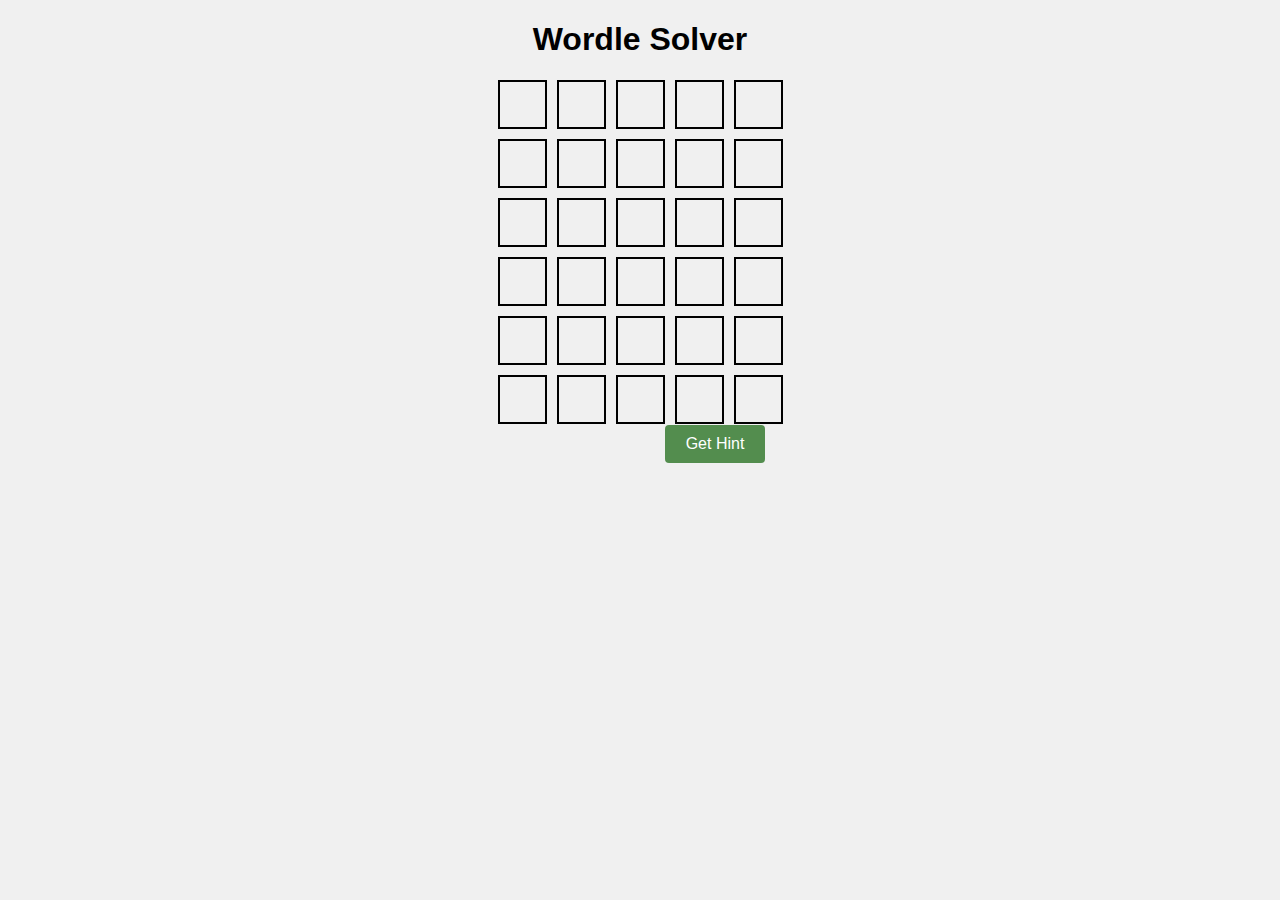
<file: popup.html>
<!DOCTYPE html>
<html lang="en">
<head>
  <meta charset="UTF-8">
  <meta name="viewport" content="width=device-width, initial-scale=1.0, user-scalable=no">
  <title>Wordle Solver</title>
  <link rel="stylesheet" href="styles.css">
  <style>
    .button-row {
      display: flex;
      align-items: center;
      gap: 10px;
      margin-top: 10px;
      position: relative;
    }

    #parse-wordle {
      position: absolute;
      left: 75%;
      transform: translateX(-50%);
      margin-top: 0;
      padding: 10px 20px;
      font-size: 16px;
      background-color: #538d4e;
      color: white;
      border: none;
      border-radius: 4px;
      cursor: pointer;
      transition: background-color 0.3s;
      min-width: 100px;
      text-align: center;
    }

    #parse-wordle:hover {
      background-color: #437c3d;
    }

    #parse-wordle:active {
      transform: translateX(-50%) scale(0.98);
    }

    #parse-wordle:disabled {
      background-color: #cccccc;
      cursor: not-allowed;
    }

    #possible-count {
      font-size: 14px;
      color: #666;
      flex: 0 0 auto;
      text-align: center;
      line-height: 1.2;
      margin-left: 10px;
      transition: text-decoration 0.3s, color 0.3s;
    }

    #possible-count:hover {
      text-decoration: underline;
      text-underline-offset: 2px;
      color: #2f81f7;
    }

    .hints-section {
      margin-top: 15px;
      font-size: 14px;
      color: #666;
      text-align: left;
      padding: 0 10px;
      min-height: 0;
      transition: min-height 0.3s;
    }

    .hints-section.show {
      min-height: 100px;
    }
  </style>
</head>
<body>
  <div id="game">
    <h1>Wordle Solver</h1>
    <div id="board">
      <div class="row">
        <div></div>
        <div></div>
        <div></div>
        <div></div>
        <div></div>
      </div>
      <div class="row">
        <div></div>
        <div></div>
        <div></div>
        <div></div>
        <div></div>
      </div>
      <div class="row">
        <div></div>
        <div></div>
        <div></div>
        <div></div>
        <div></div>
      </div>
      <div class="row">
        <div></div>
        <div></div>
        <div></div>
        <div></div>
        <div></div>
      </div>
      <div class="row">
        <div></div>
        <div></div>
        <div></div>
        <div></div>
        <div></div>
      </div>
      <div class="row">
        <div></div>
        <div></div>
        <div></div>
        <div></div>
        <div></div>
      </div>
    </div>
    <div class="button-row">
      <div id="possible-count"></div>
      <button id="parse-wordle">Get Hint</button>
    </div>
    <div id="top-hints" class="hints-section"></div>
  </div>
  <script src="script.js"></script>
</body>
</html>
</file>
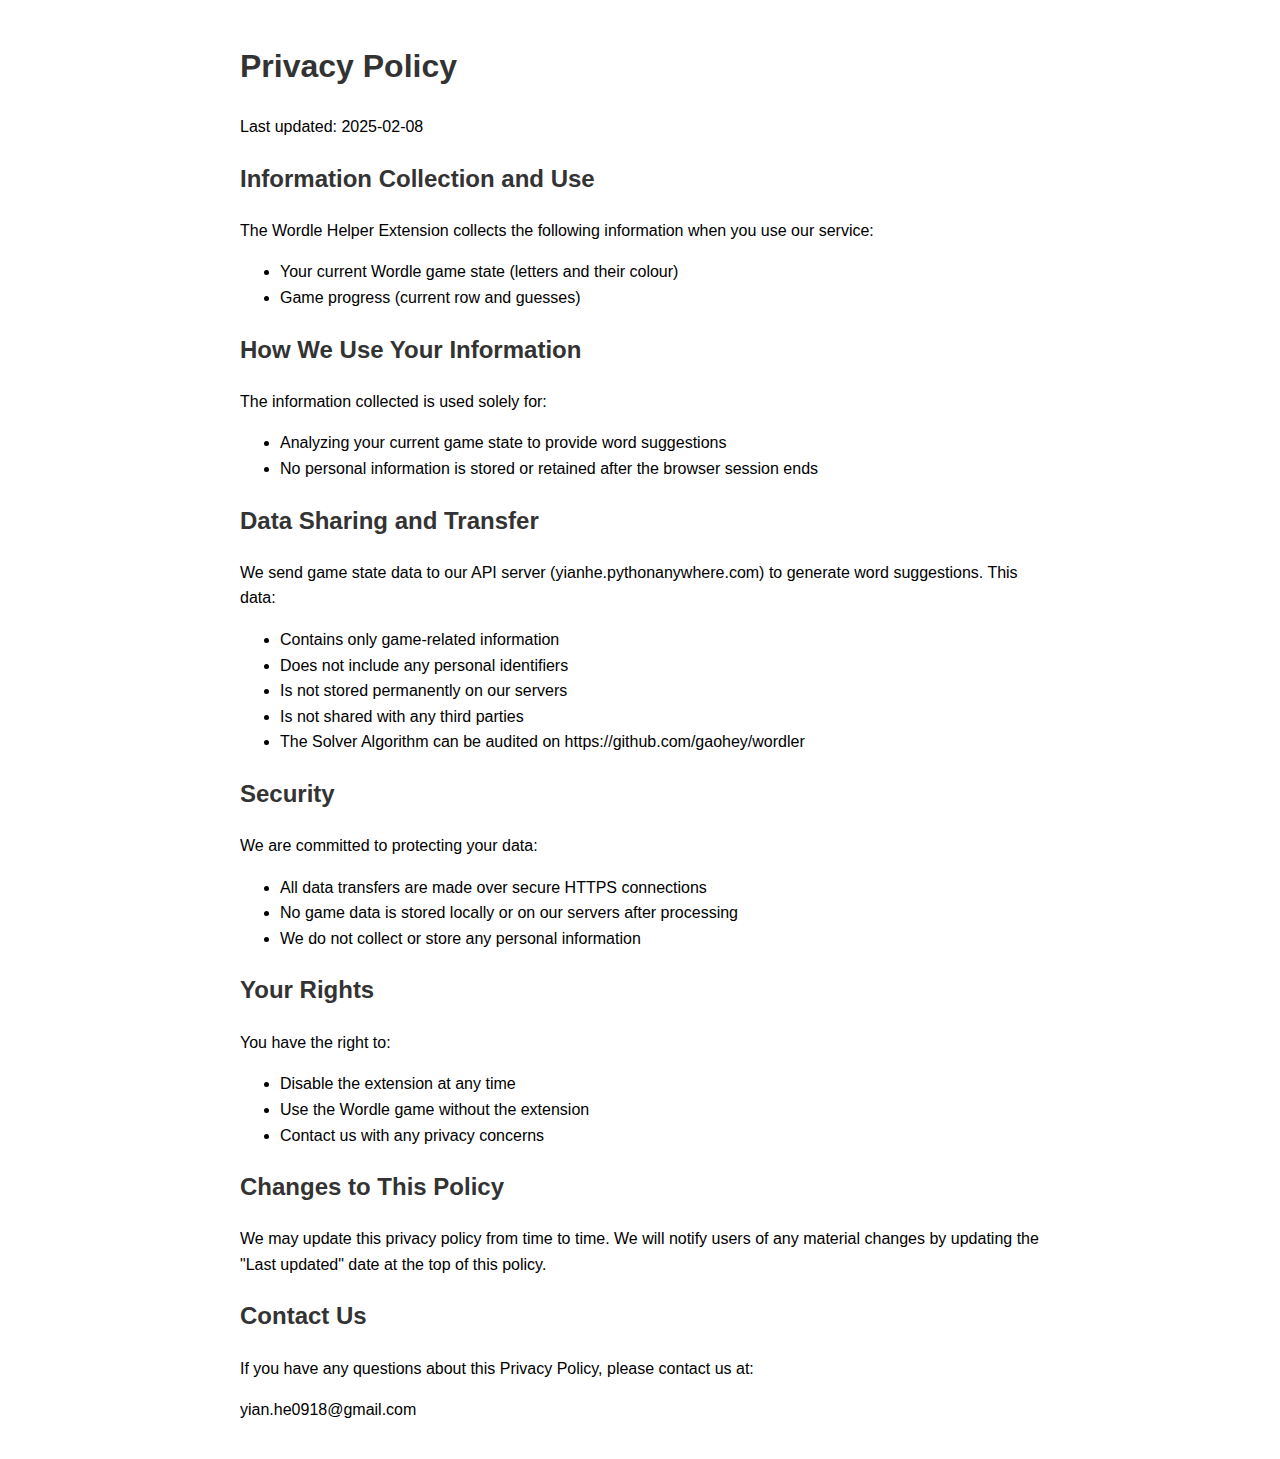
<file: privacy-policy.html>
<!DOCTYPE html>
<html>
<head>
    <title>Privacy Policy - Wordle Helper Extension</title>
    <style>
        body {
            font-family: Arial, sans-serif;
            max-width: 800px;
            margin: 0 auto;
            padding: 20px;
            line-height: 1.6;
        }
        h1, h2 {
            color: #333;
        }
    </style>
</head>
<body>
    <h1>Privacy Policy</h1>
    <p>Last updated: 2025-02-08</p>

    <h2>Information Collection and Use</h2>
    <p>The Wordle Helper Extension collects the following information when you use our service:</p>
    <ul>
        <li>Your current Wordle game state (letters and their colour)</li>
        <li>Game progress (current row and guesses)</li>
    </ul>

    <h2>How We Use Your Information</h2>
    <p>The information collected is used solely for:</p>
    <ul>
        <li>Analyzing your current game state to provide word suggestions</li>
        <li>No personal information is stored or retained after the browser session ends</li>
    </ul>

    <h2>Data Sharing and Transfer</h2>
    <p>We send game state data to our API server (yianhe.pythonanywhere.com) to generate word suggestions. This data:</p>
    <ul>
        <li>Contains only game-related information</li>
        <li>Does not include any personal identifiers</li>
        <li>Is not stored permanently on our servers</li>
        <li>Is not shared with any third parties</li>
        <li>The Solver Algorithm can be audited on https://github.com/gaohey/wordler</li>
    </ul>

    <h2>Security</h2>
    <p>We are committed to protecting your data:</p>
    <ul>
        <li>All data transfers are made over secure HTTPS connections</li>
        <li>No game data is stored locally or on our servers after processing</li>
        <li>We do not collect or store any personal information</li>
    </ul>

    <h2>Your Rights</h2>
    <p>You have the right to:</p>
    <ul>
        <li>Disable the extension at any time</li>
        <li>Use the Wordle game without the extension</li>
        <li>Contact us with any privacy concerns</li>
    </ul>

    <h2>Changes to This Policy</h2>
    <p>We may update this privacy policy from time to time. We will notify users of any material changes by updating the "Last updated" date at the top of this policy.</p>

    <h2>Contact Us</h2>
    <p>If you have any questions about this Privacy Policy, please contact us at:</p>
    <p>yian.he0918@gmail.com</p>
</body>
</html>
</file>
<file: styles.css>
body {
  font-family: Arial, sans-serif;
  display: flex;
  justify-content: center;
  align-items: center;
  height: auto;
  margin: 0;
  background-color: #f0f0f0;
}

#game {
  text-align: center;
  width: 300px;
  margin: 0 auto;
}

#board {
  display: grid;
  grid-template-rows: repeat(6, 1fr);
  gap: 10px;
  margin-bottom: 20px;
}

.row {
  display: grid;
  grid-template-columns: repeat(5, 1fr);
  gap: 10px;
}

#board {
  display: grid;
  grid-template-rows: repeat(6, 1fr);
  gap: 10px;
  margin-bottom: 20px;
  justify-content: center;
}

.row {
  display: grid;
  grid-template-columns: repeat(5, 1fr);
  gap: 10px;
  justify-content: center;
}

.row div {
  width: 45px;
  height: 45px;
  border: 2px solid #000;
  display: flex;
  justify-content: center;
  align-items: center;
  font-size: 24px;
  font-weight: bold;
}

#guess-input {
  width: 100px;
  padding: 5px;
  font-size: 18px;
  text-align: center;
}

#submit-guess {
  padding: 5px 10px;
  font-size: 18px;
  margin-top: 10px;
}
</file>
